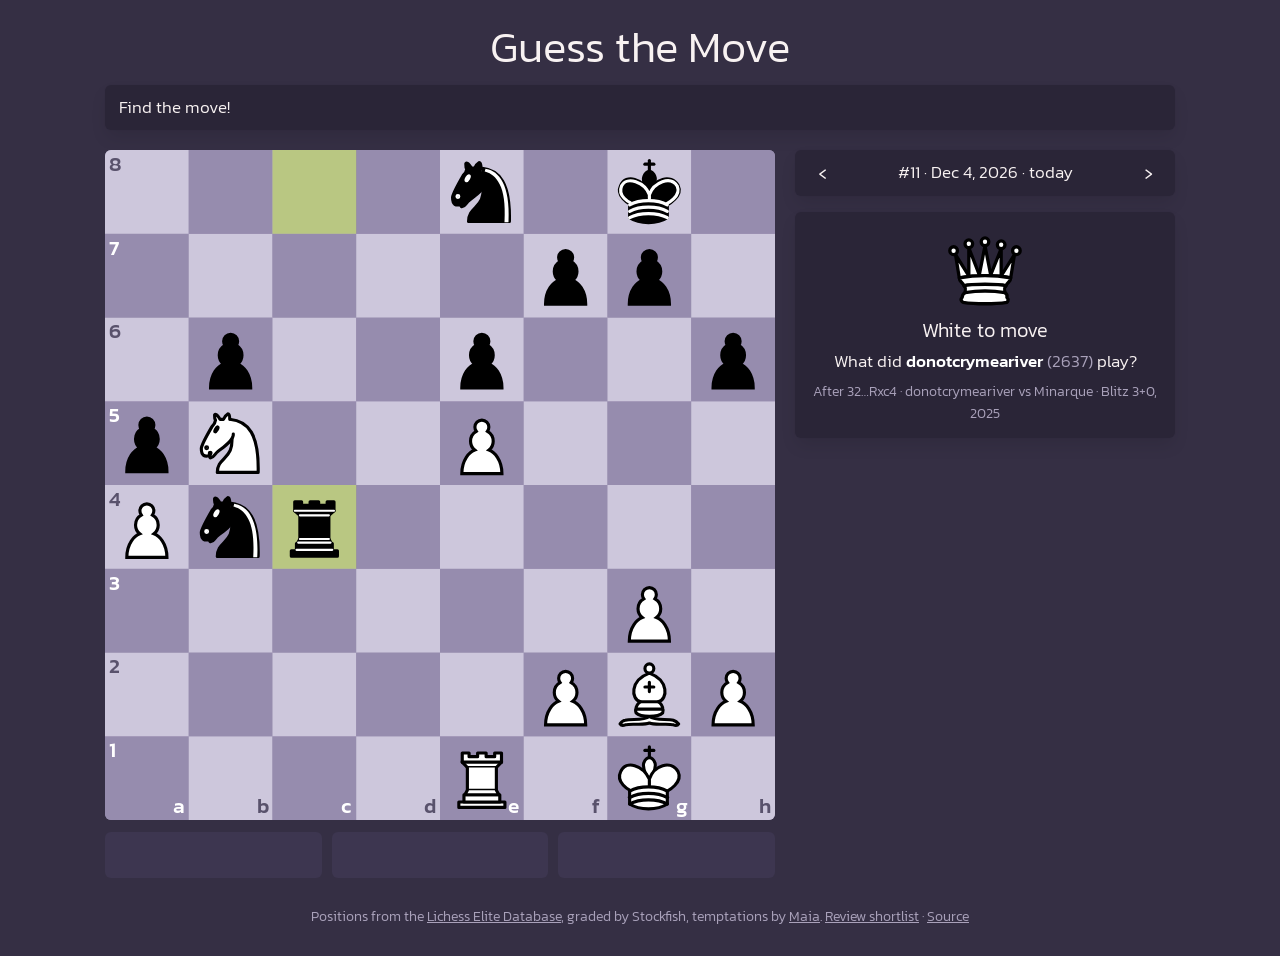
<file: site/index.html>
<!doctype html>
<html lang="en">
<head>
  <meta charset="utf-8">
  <meta name="viewport" content="width=device-width, initial-scale=1">
  <title>Guess the Move</title>
  <meta name="description" content="A daily chess position from a real strong game. Find the move that was played.">
  <link rel="icon" href="data:image/svg+xml,<svg xmlns='http://www.w3.org/2000/svg' viewBox='0 0 100 100'><text y='.9em' font-size='90'>♞</text></svg>">
  <link rel="preconnect" href="https://fonts.googleapis.com">
  <link rel="preconnect" href="https://fonts.gstatic.com" crossorigin>
  <link rel="stylesheet" href="https://fonts.googleapis.com/css2?family=Kanit:wght@300;500&display=swap">
  <link rel="stylesheet" href="vendor/cm-chessboard/assets/chessboard.css">
  <link rel="stylesheet" href="vendor/cm-chessboard/assets/extensions/markers/markers.css">
  <link rel="stylesheet" href="vendor/cm-chessboard/assets/extensions/arrows/arrows.css">
  <link rel="stylesheet" href="vendor/cm-chessboard/assets/extensions/promotion-dialog/promotion-dialog.css">
  <link rel="stylesheet" href="style.css">
</head>
<body>
  <header class="header">
    <h1 class="site-name"><a href="./">Guess the Move</a></h1>
  </header>

  <main class="layout">
    <div class="panel status" aria-live="polite">
      <span id="feedback" class="feedback">Loading…</span>
    </div>

    <section class="board-col">
      <div class="board-wrap">
        <div id="board"></div>
      </div>
      <div id="tries" class="tries"></div>
    </section>

    <aside class="sidebar">
      <nav class="panel day-nav">
        <button id="prev" class="icon-btn" aria-label="Previous puzzle">‹</button>
        <span id="day-label">…</span>
        <button id="next" class="icon-btn" aria-label="Next puzzle">›</button>
      </nav>

      <div class="panel to-move">
        <svg id="to-move-piece" class="to-move-piece" viewBox="0 0 40 40" aria-hidden="true"><use href=""></use></svg>
        <div class="to-move-text">
          <p id="prompt-main" class="to-move-side"></p>
          <p id="prompt-sub" class="to-move-sub"></p>
          <p id="prompt-game" class="to-move-game"></p>
        </div>
      </div>

      <div id="hint-panel" class="panel hint-panel" hidden>
        <p id="hint" class="hint"></p>
      </div>

      <section id="reveal" class="reveal" hidden></section>
    </aside>
  </main>

  <footer class="foot">
    <p>Positions from the <a href="https://database.nikonoel.fr/">Lichess Elite Database</a>, graded by Stockfish, temptations by <a href="https://maiachess.com">Maia</a>.
      <a href="review.html">Review shortlist</a> · <a href="https://github.com/catchouli/guess-the-move">Source</a></p>
  </footer>

  <script type="module" src="app.js"></script>
</body>
</html>
</file>
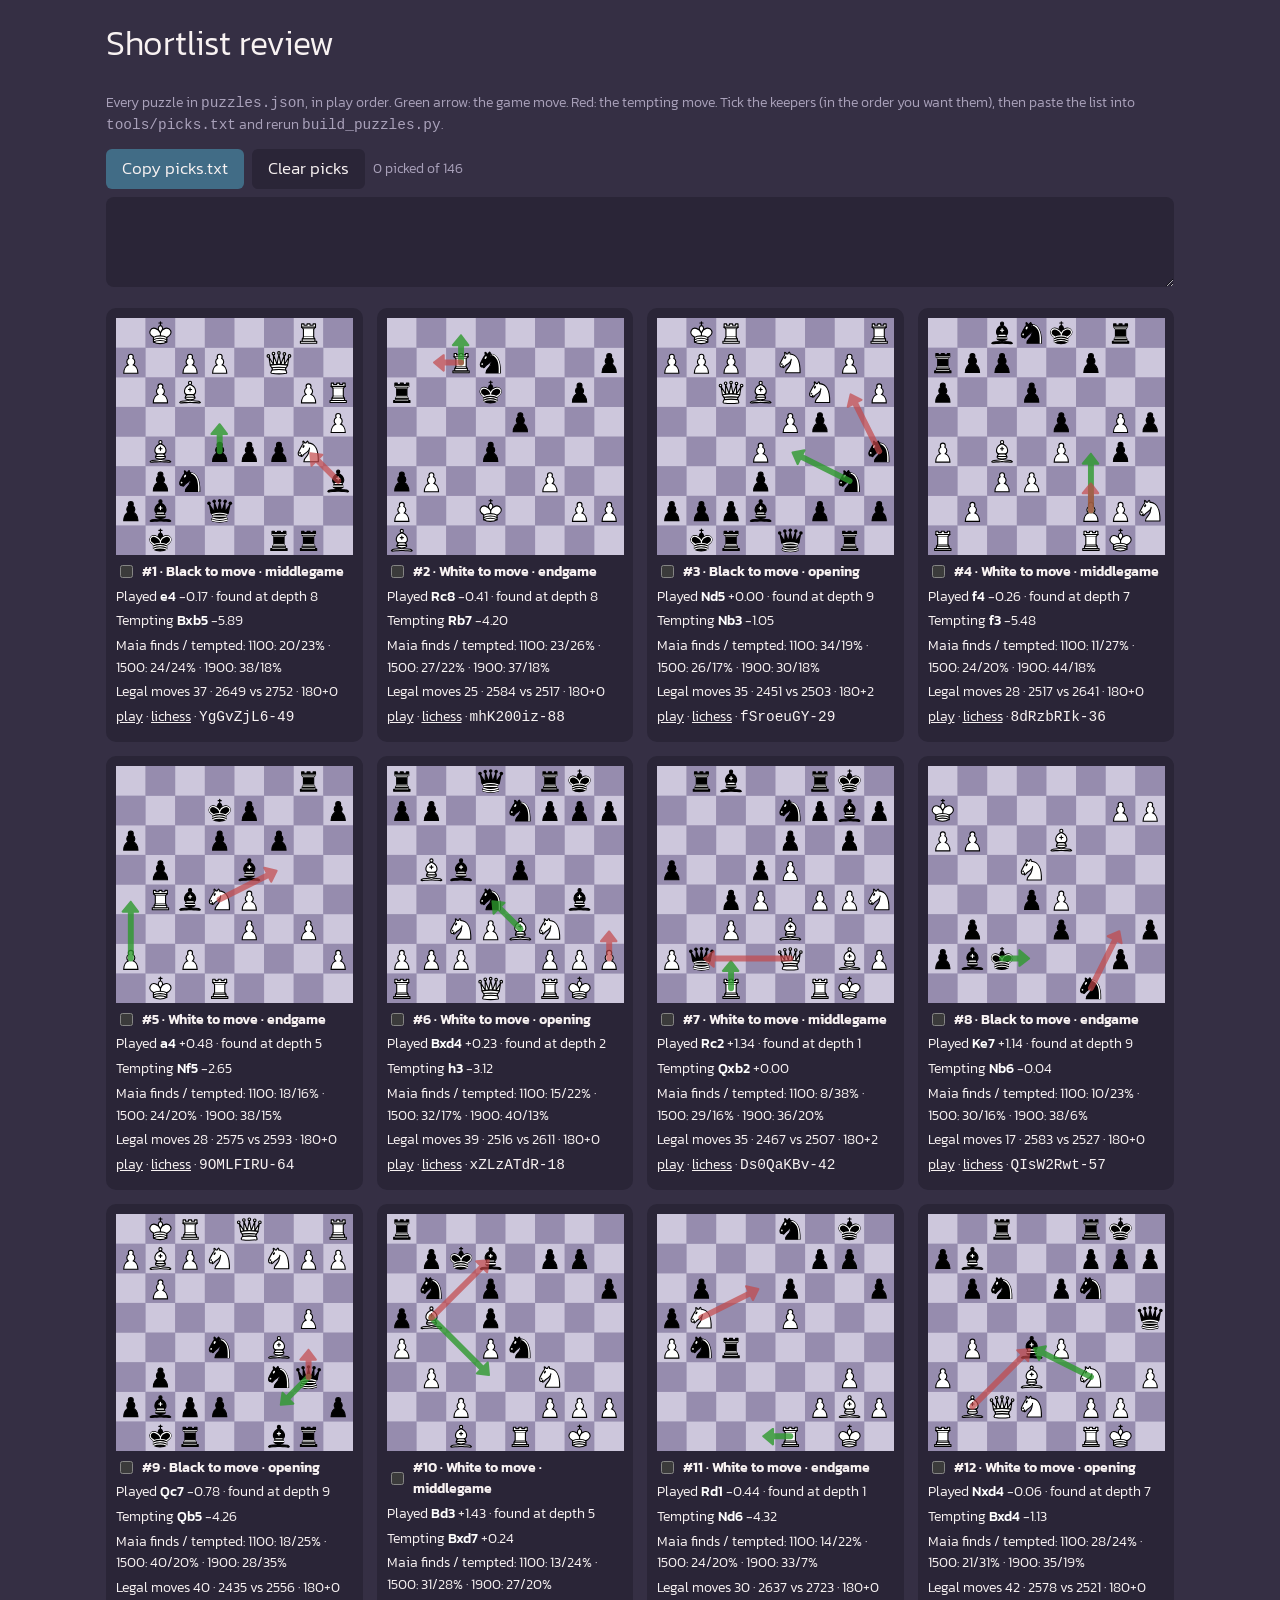
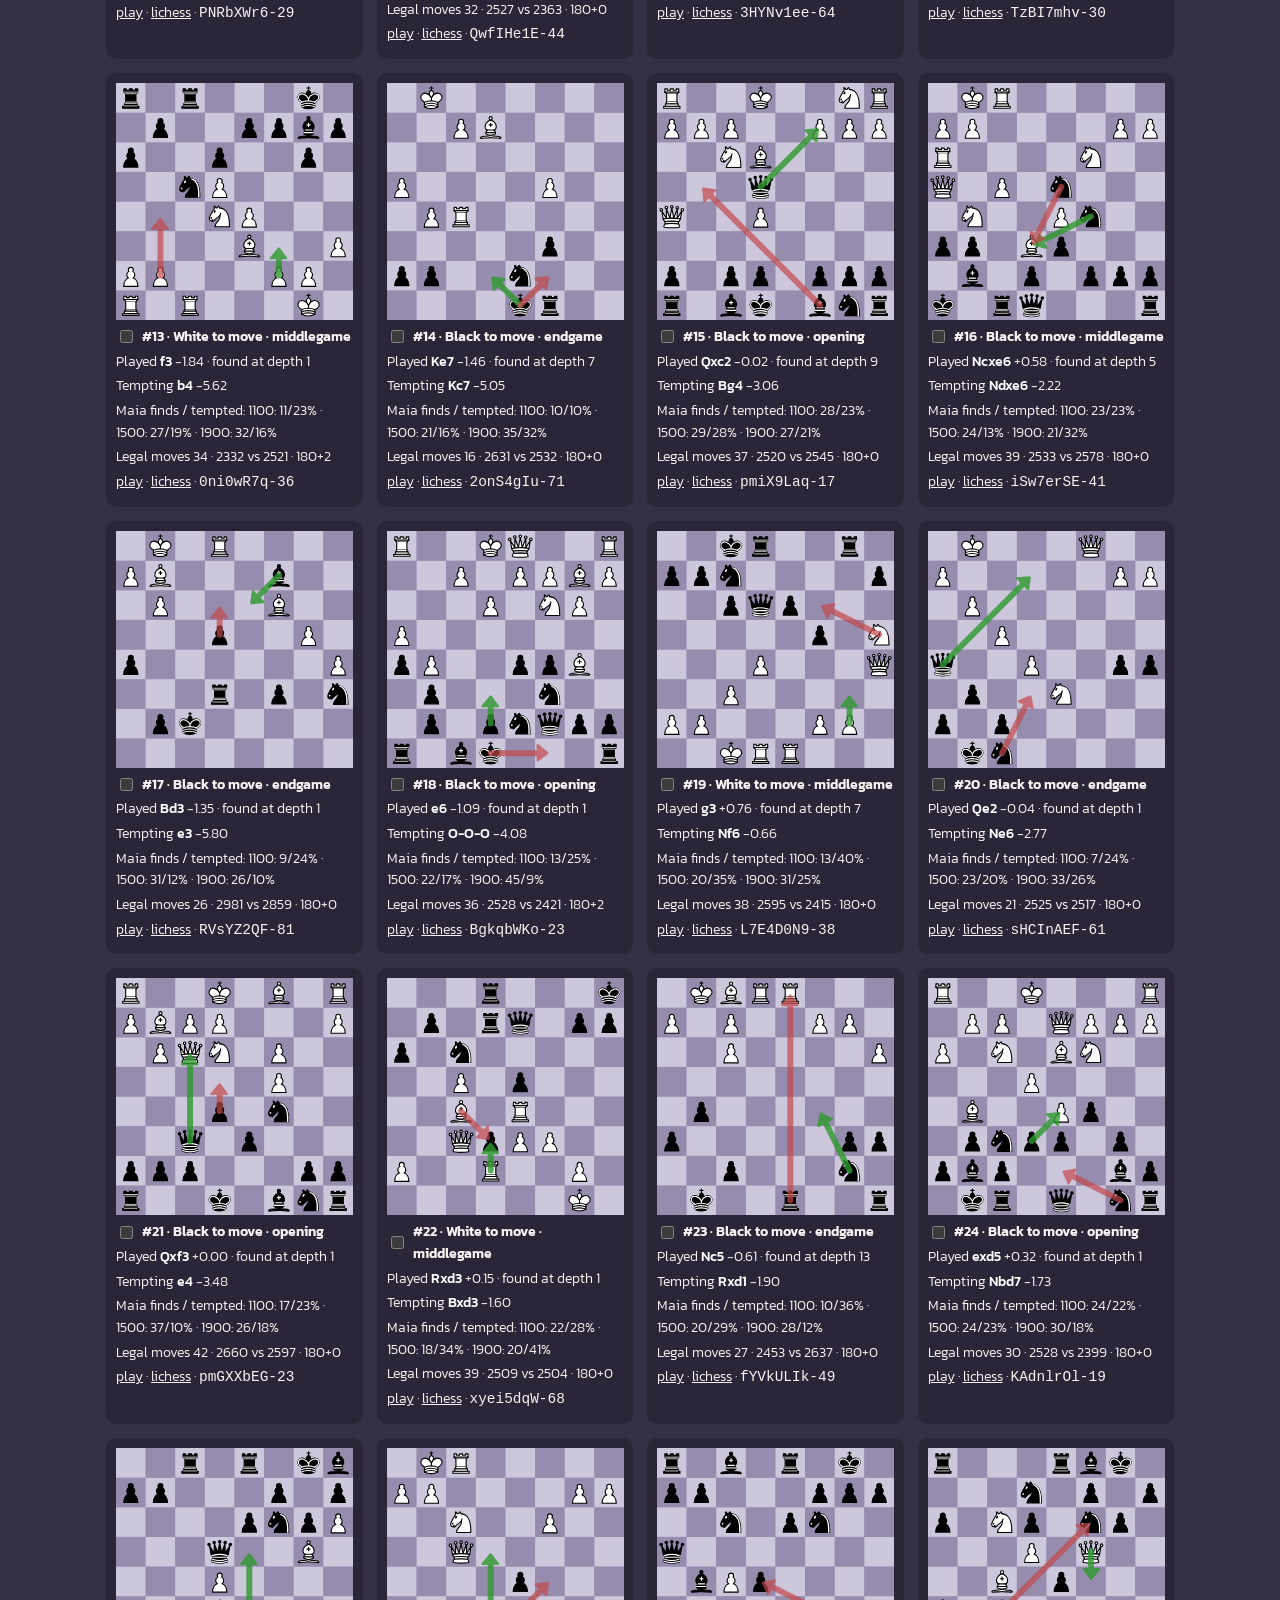
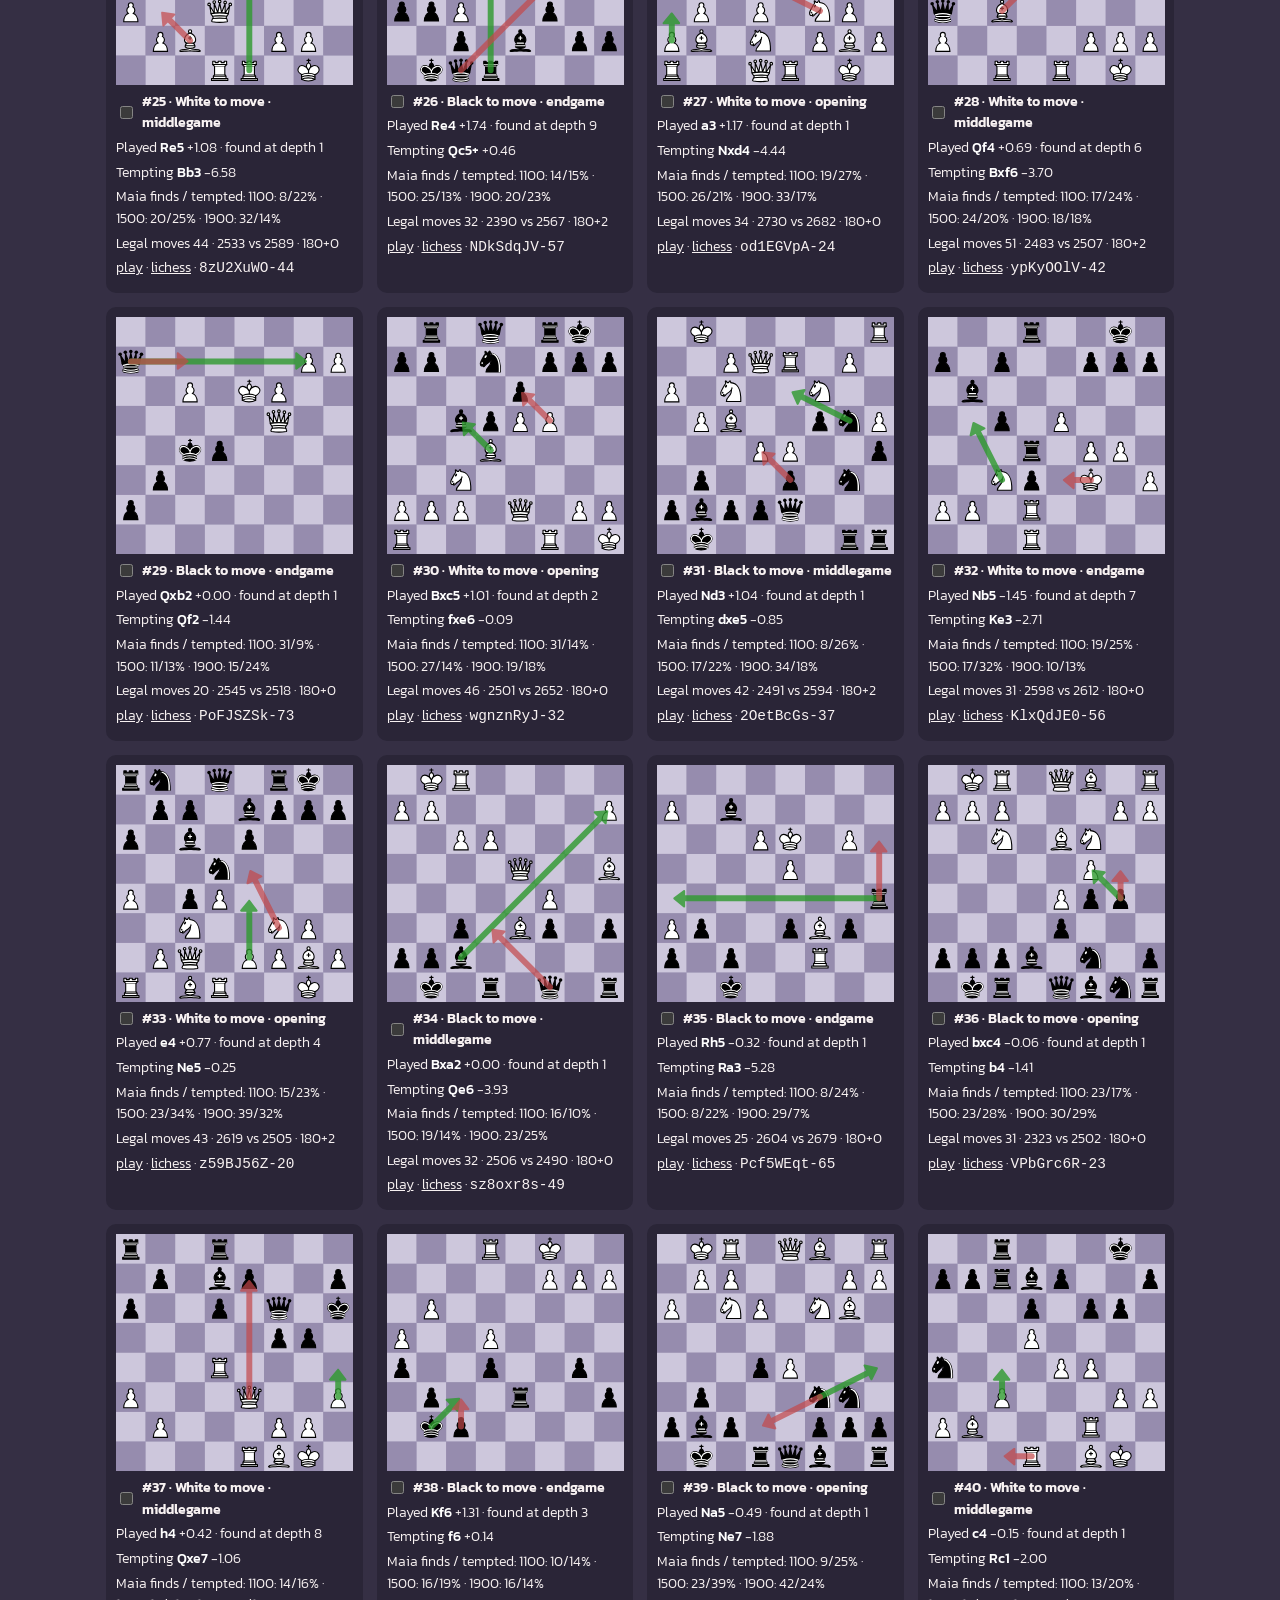
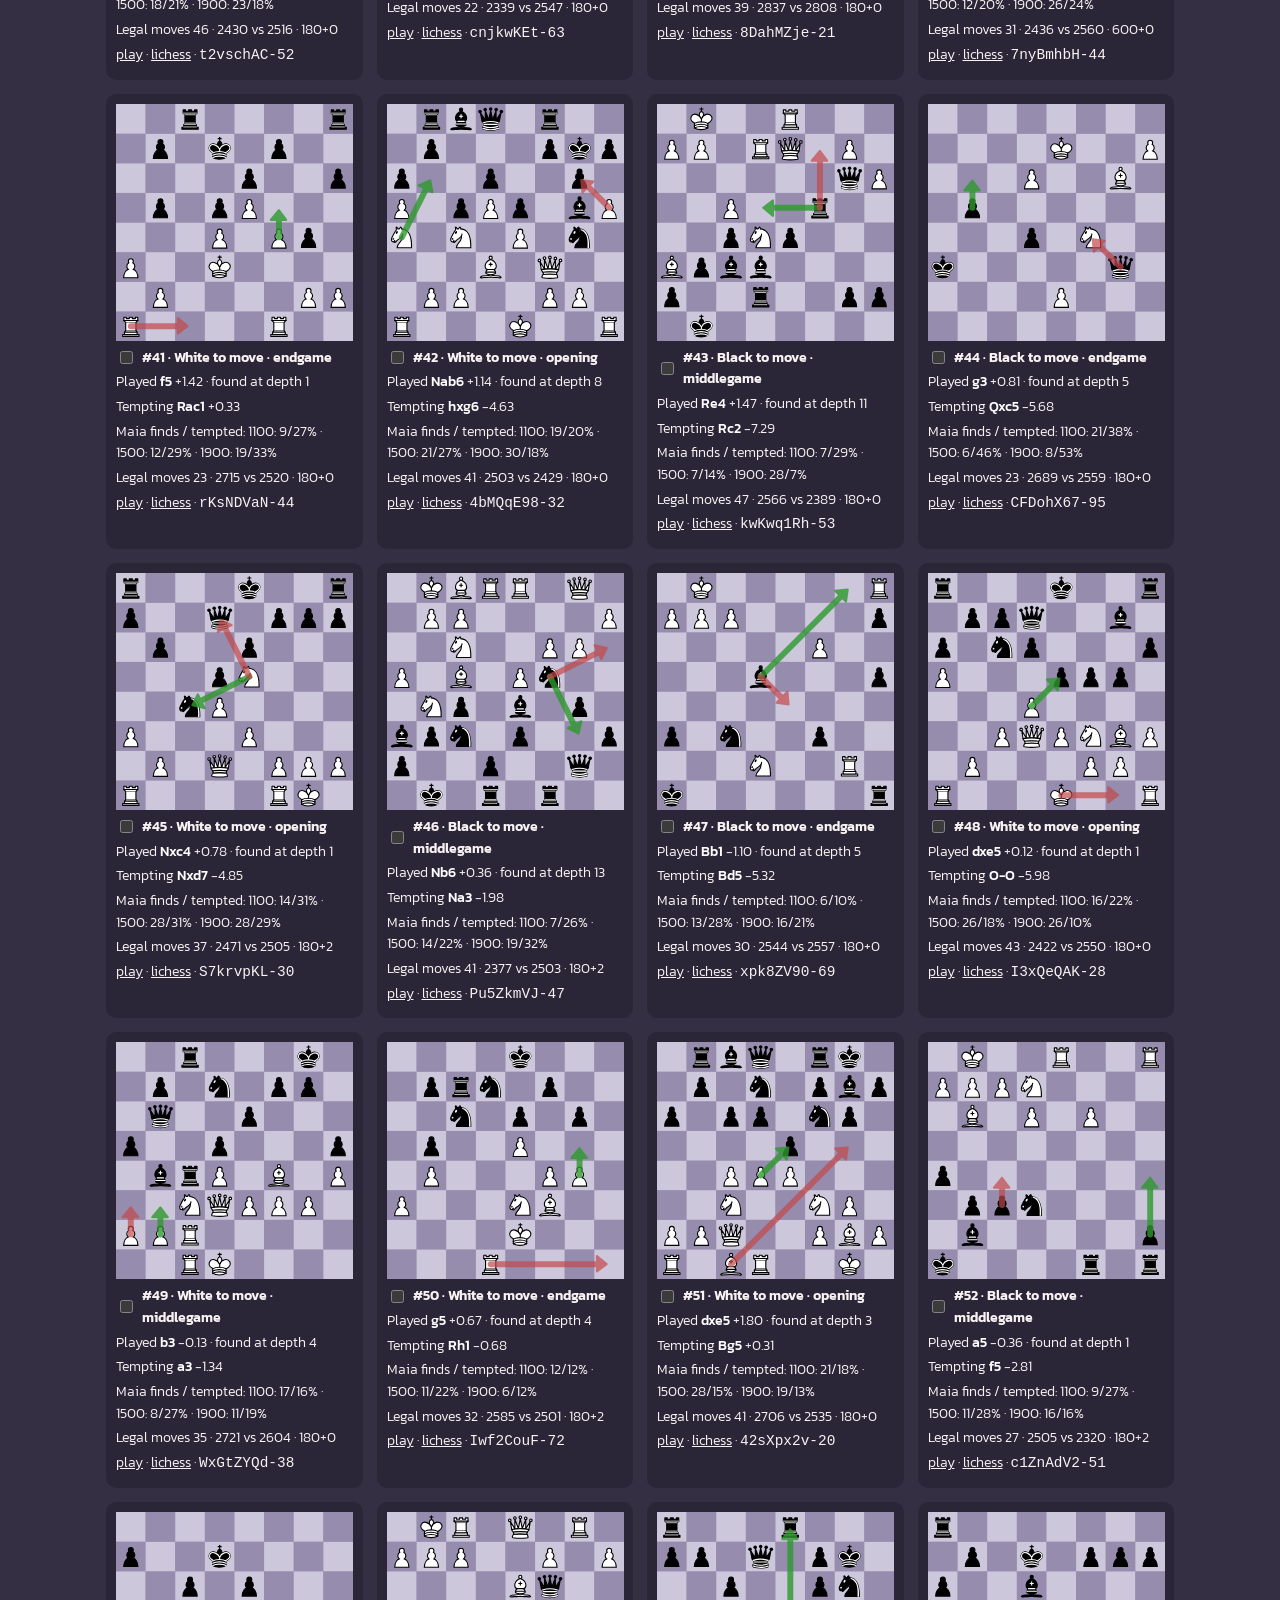
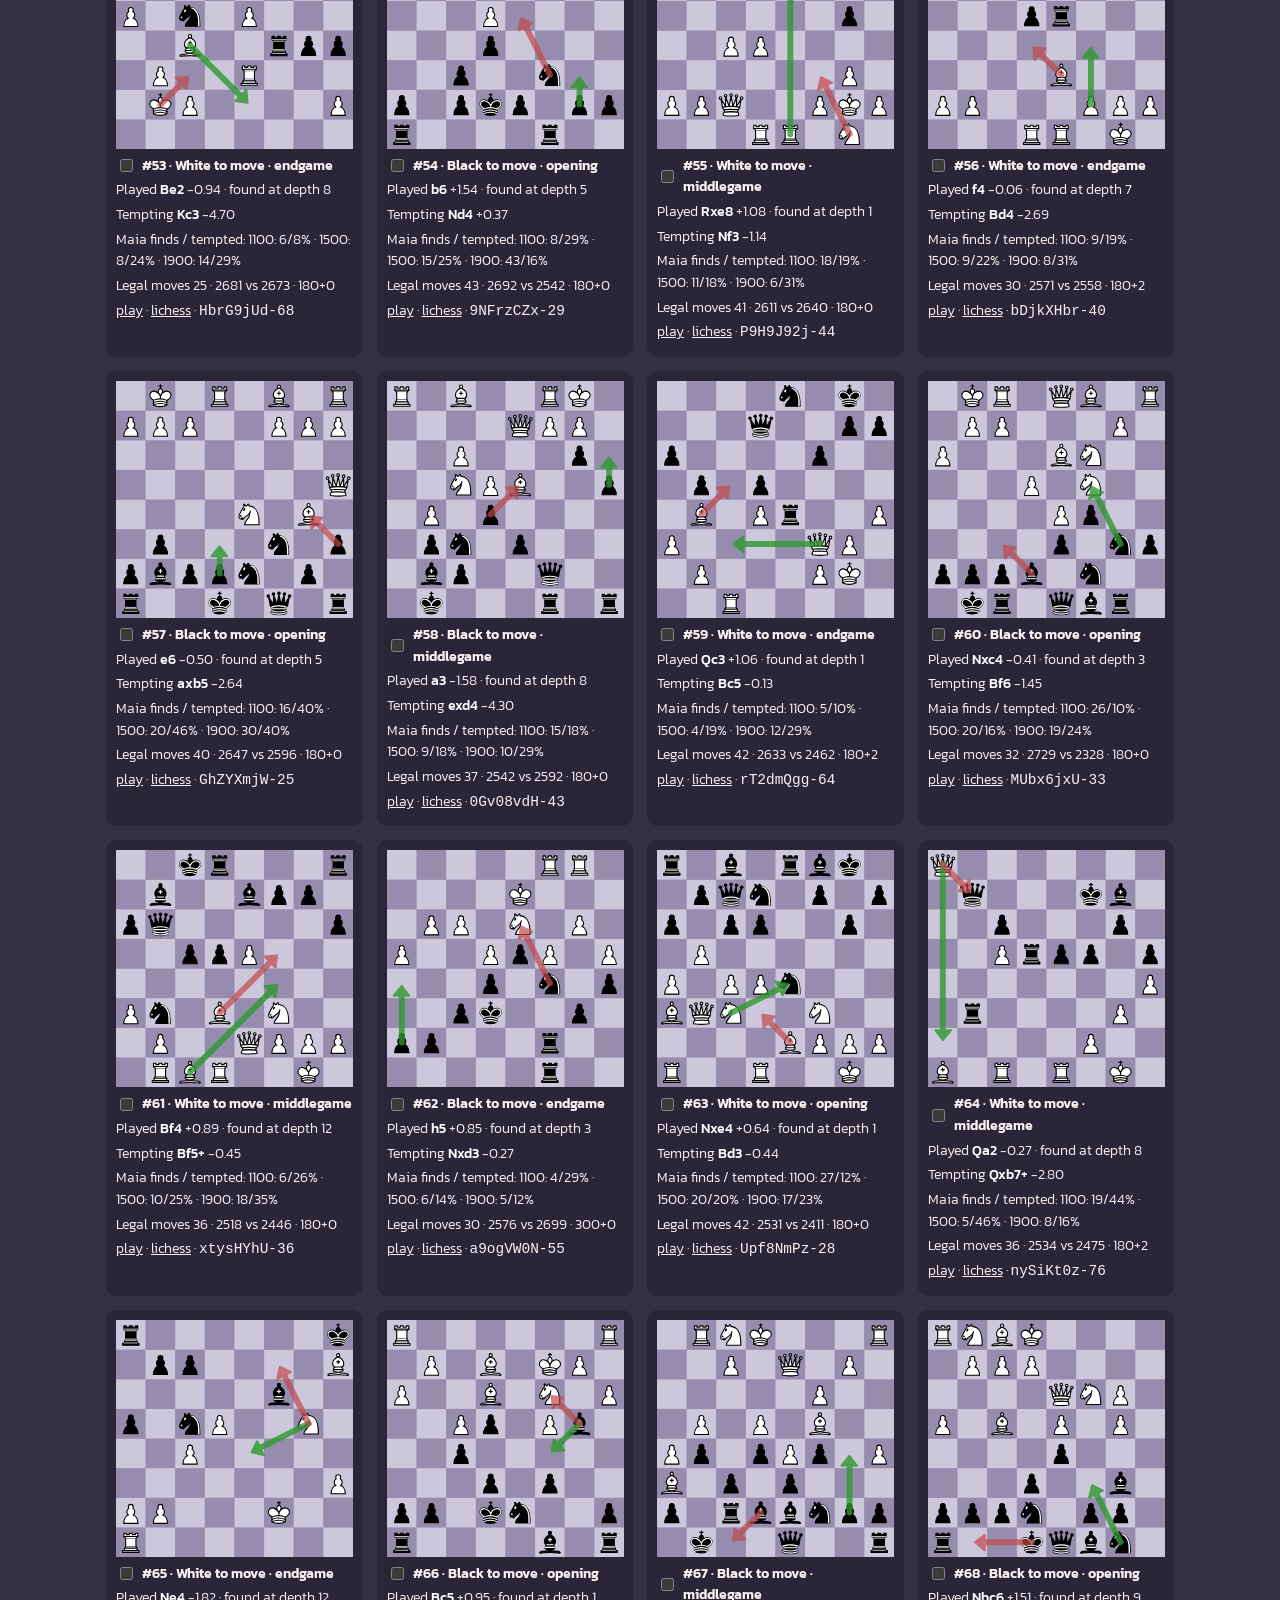
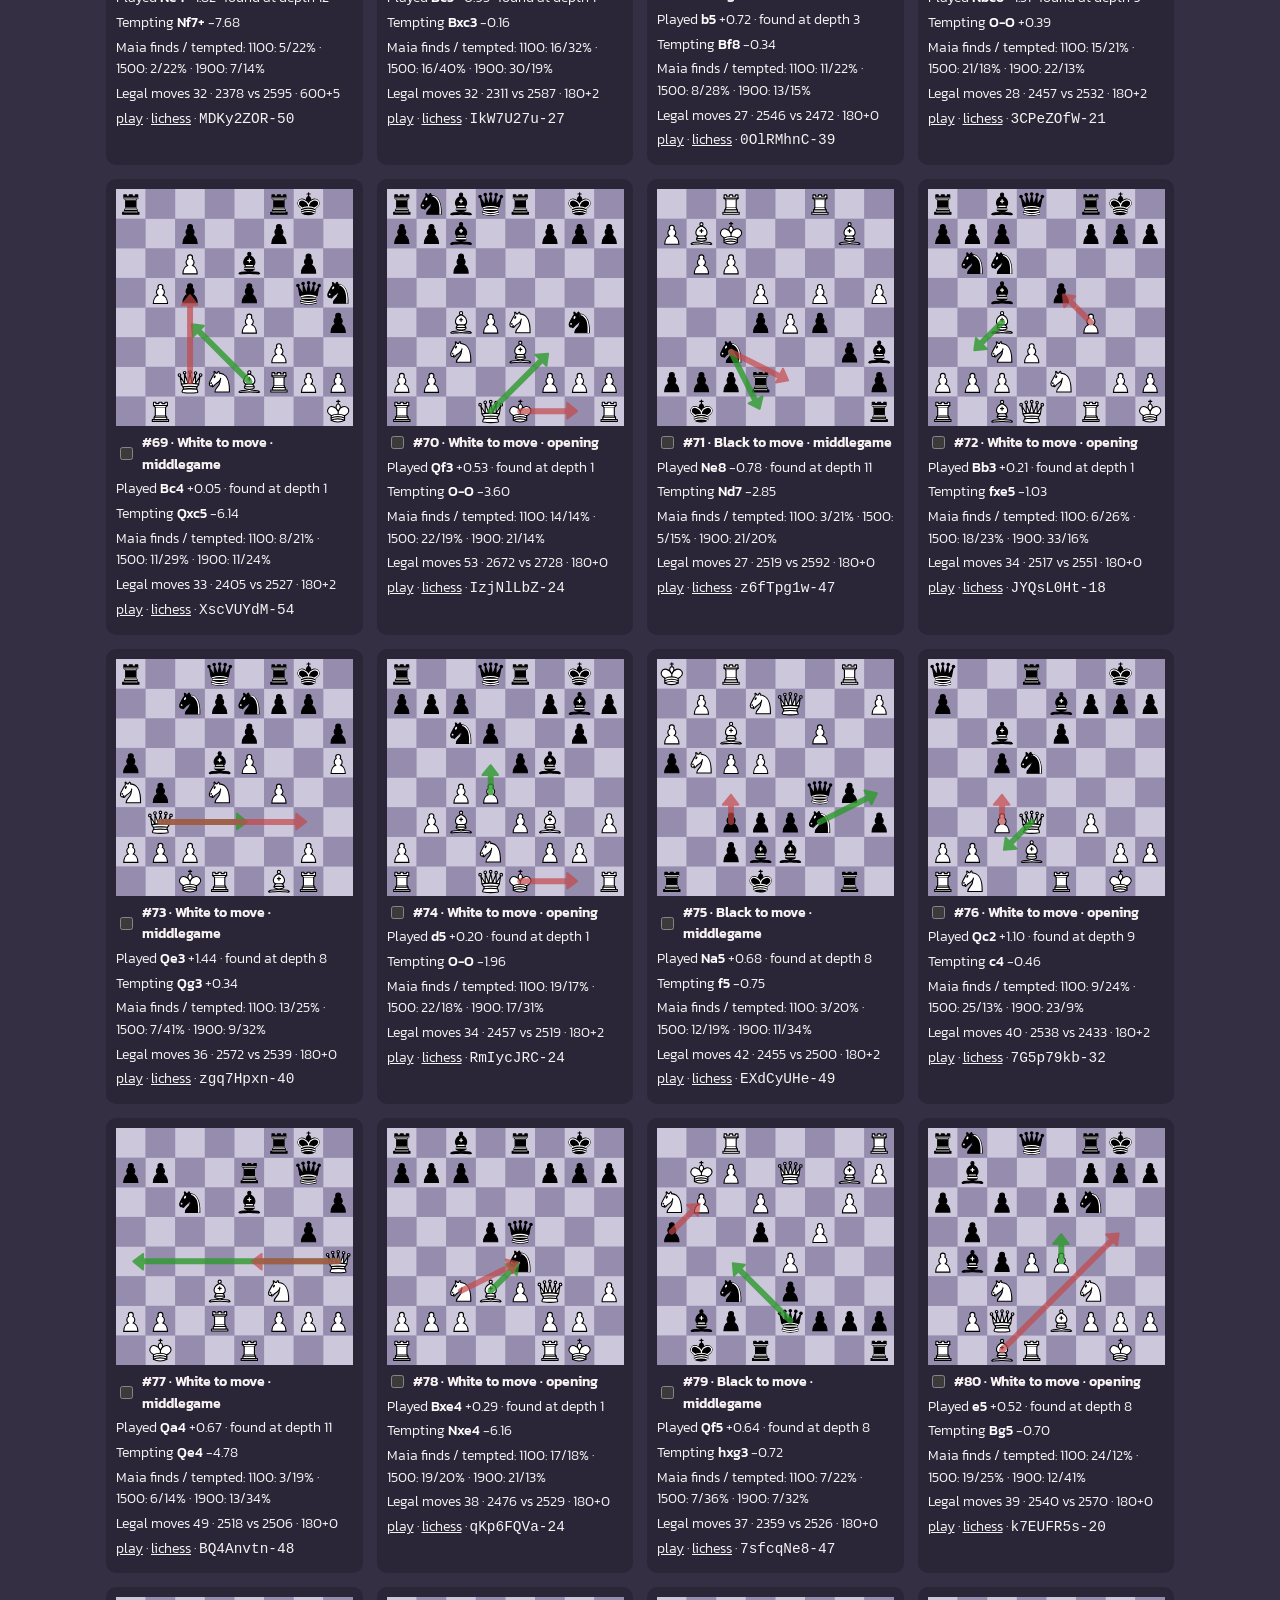
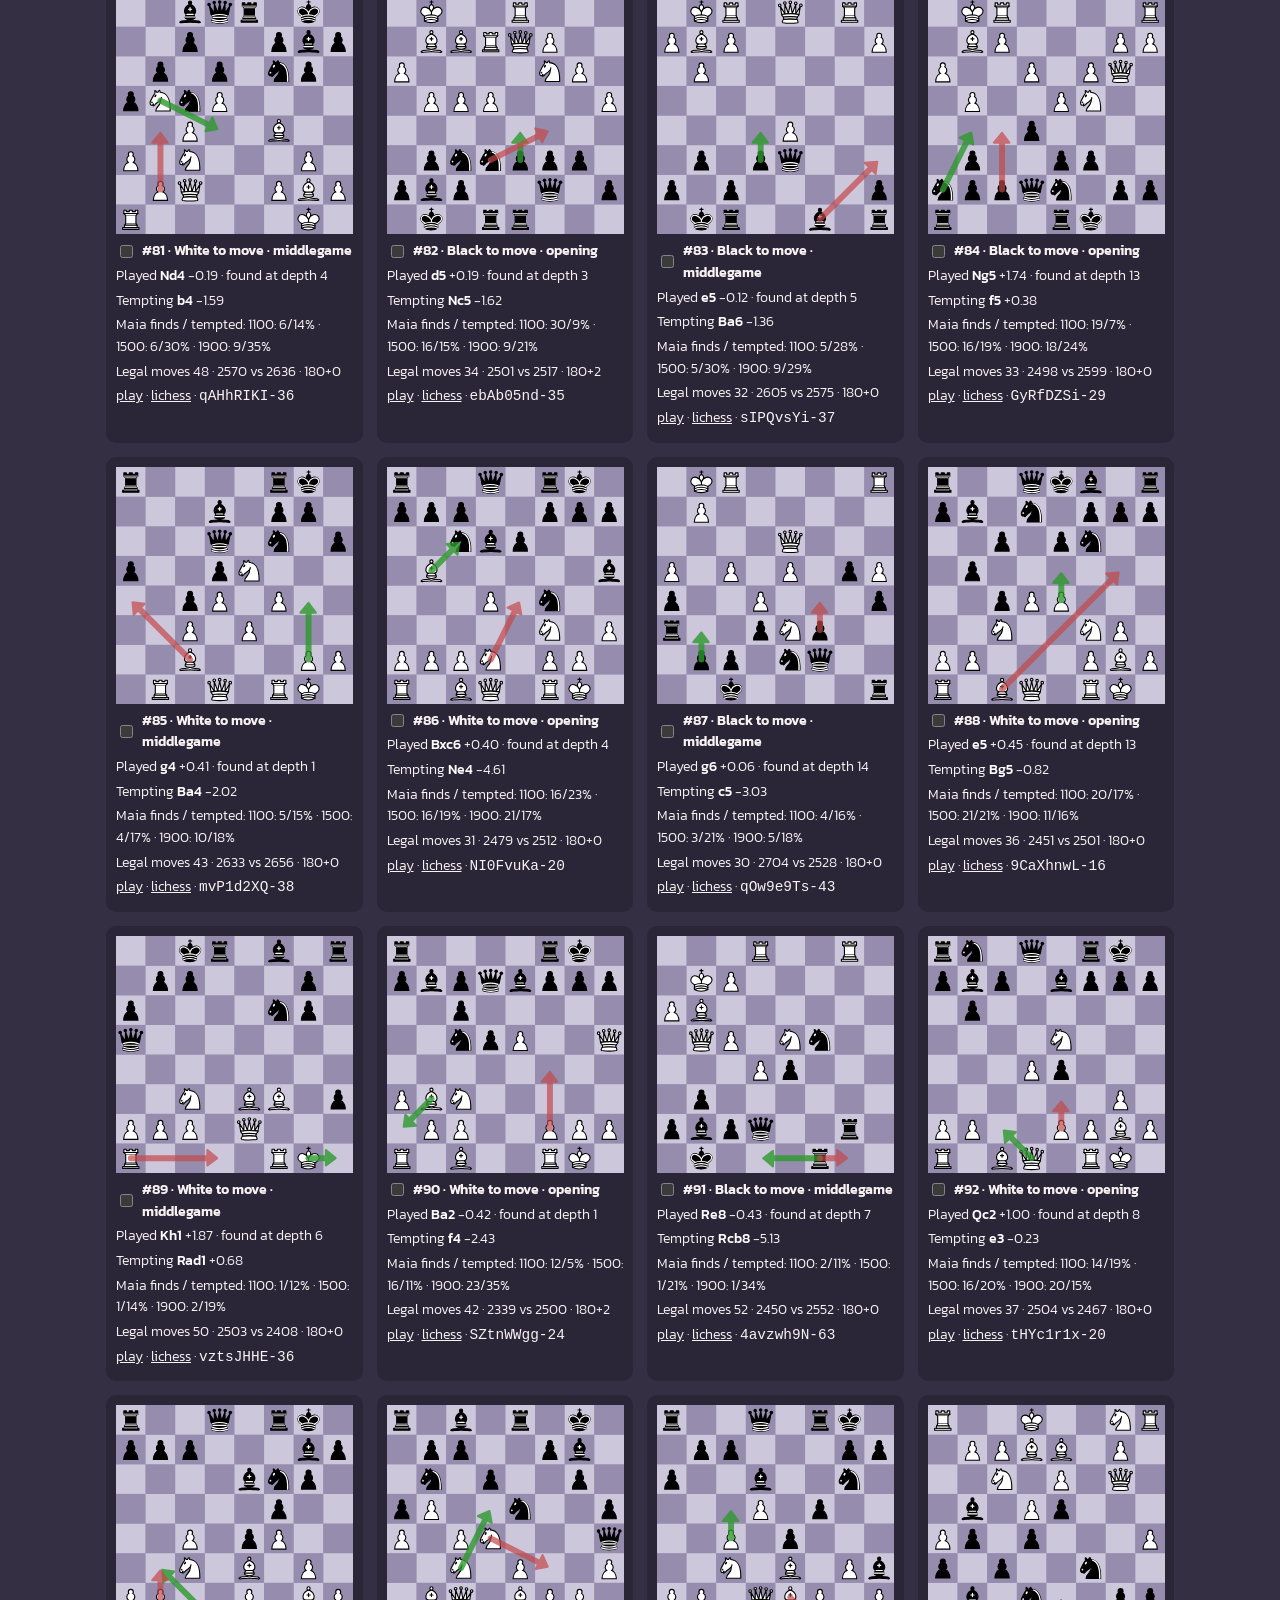
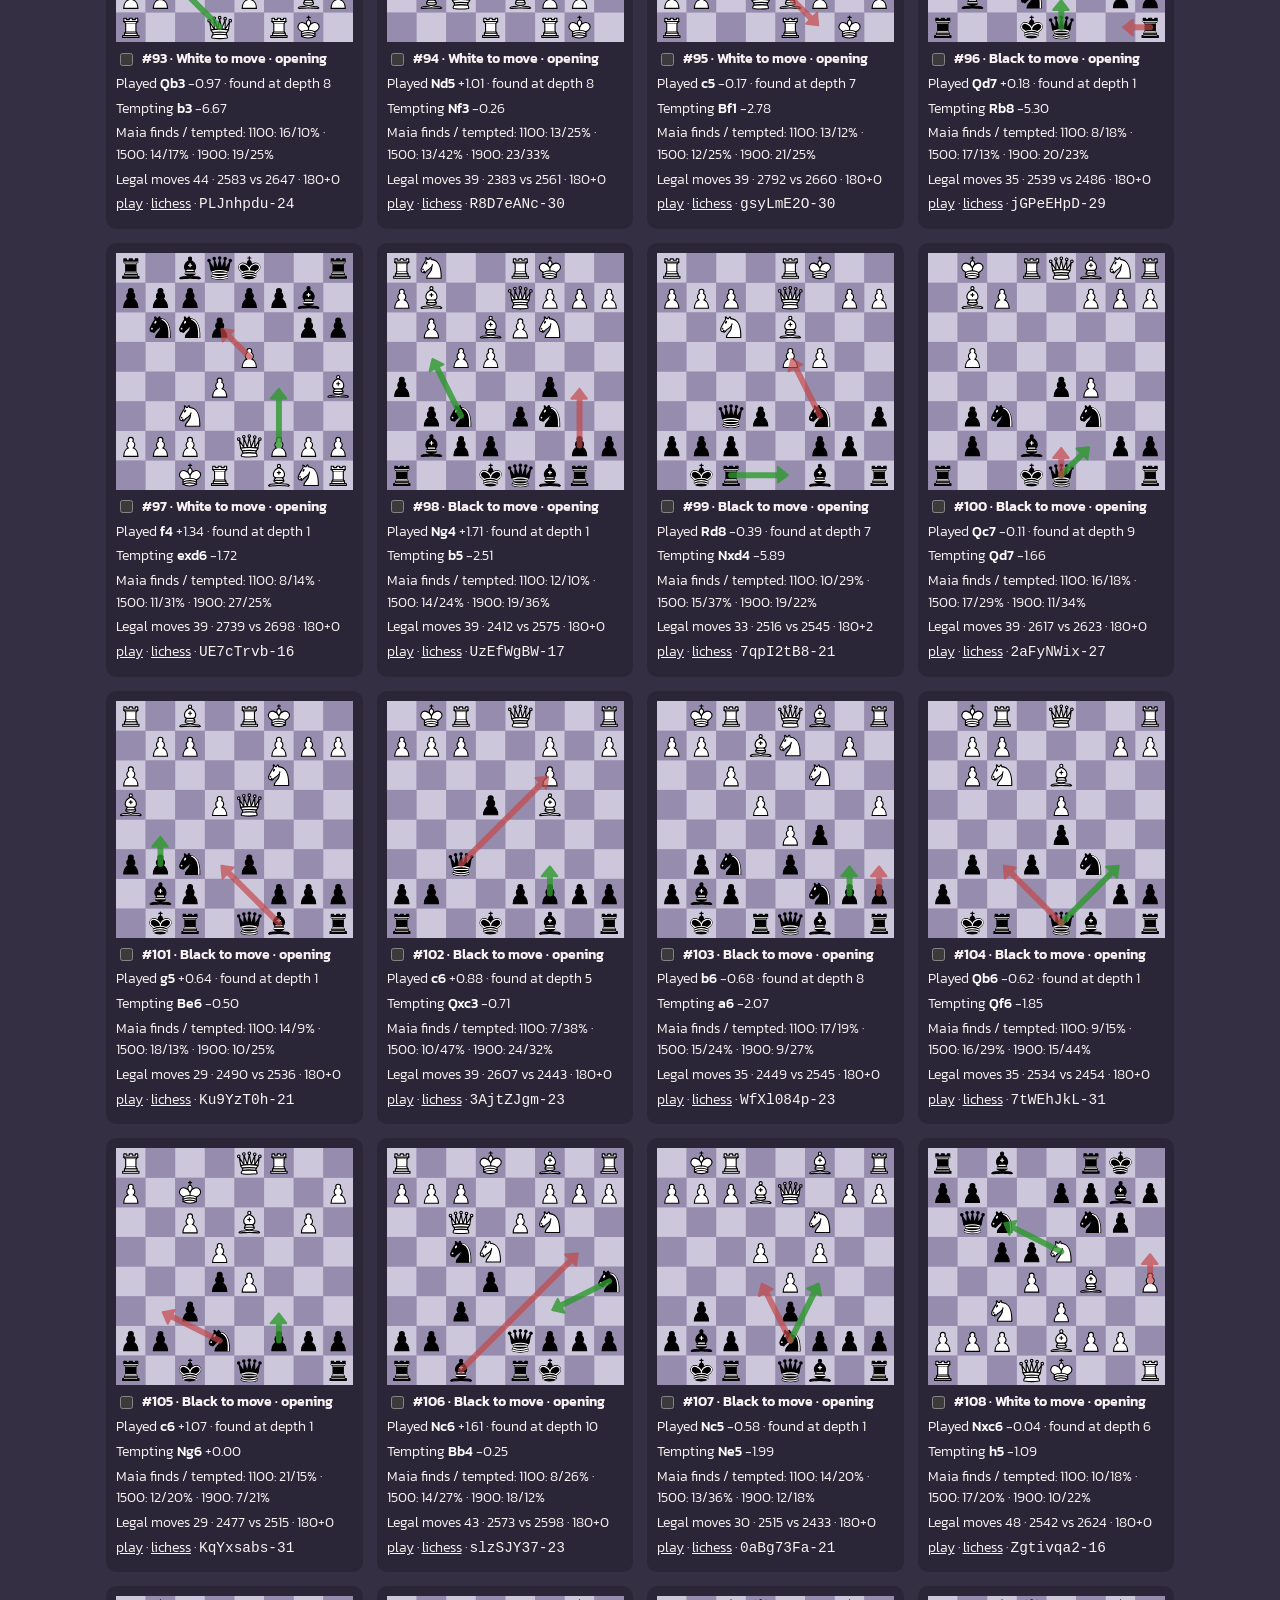
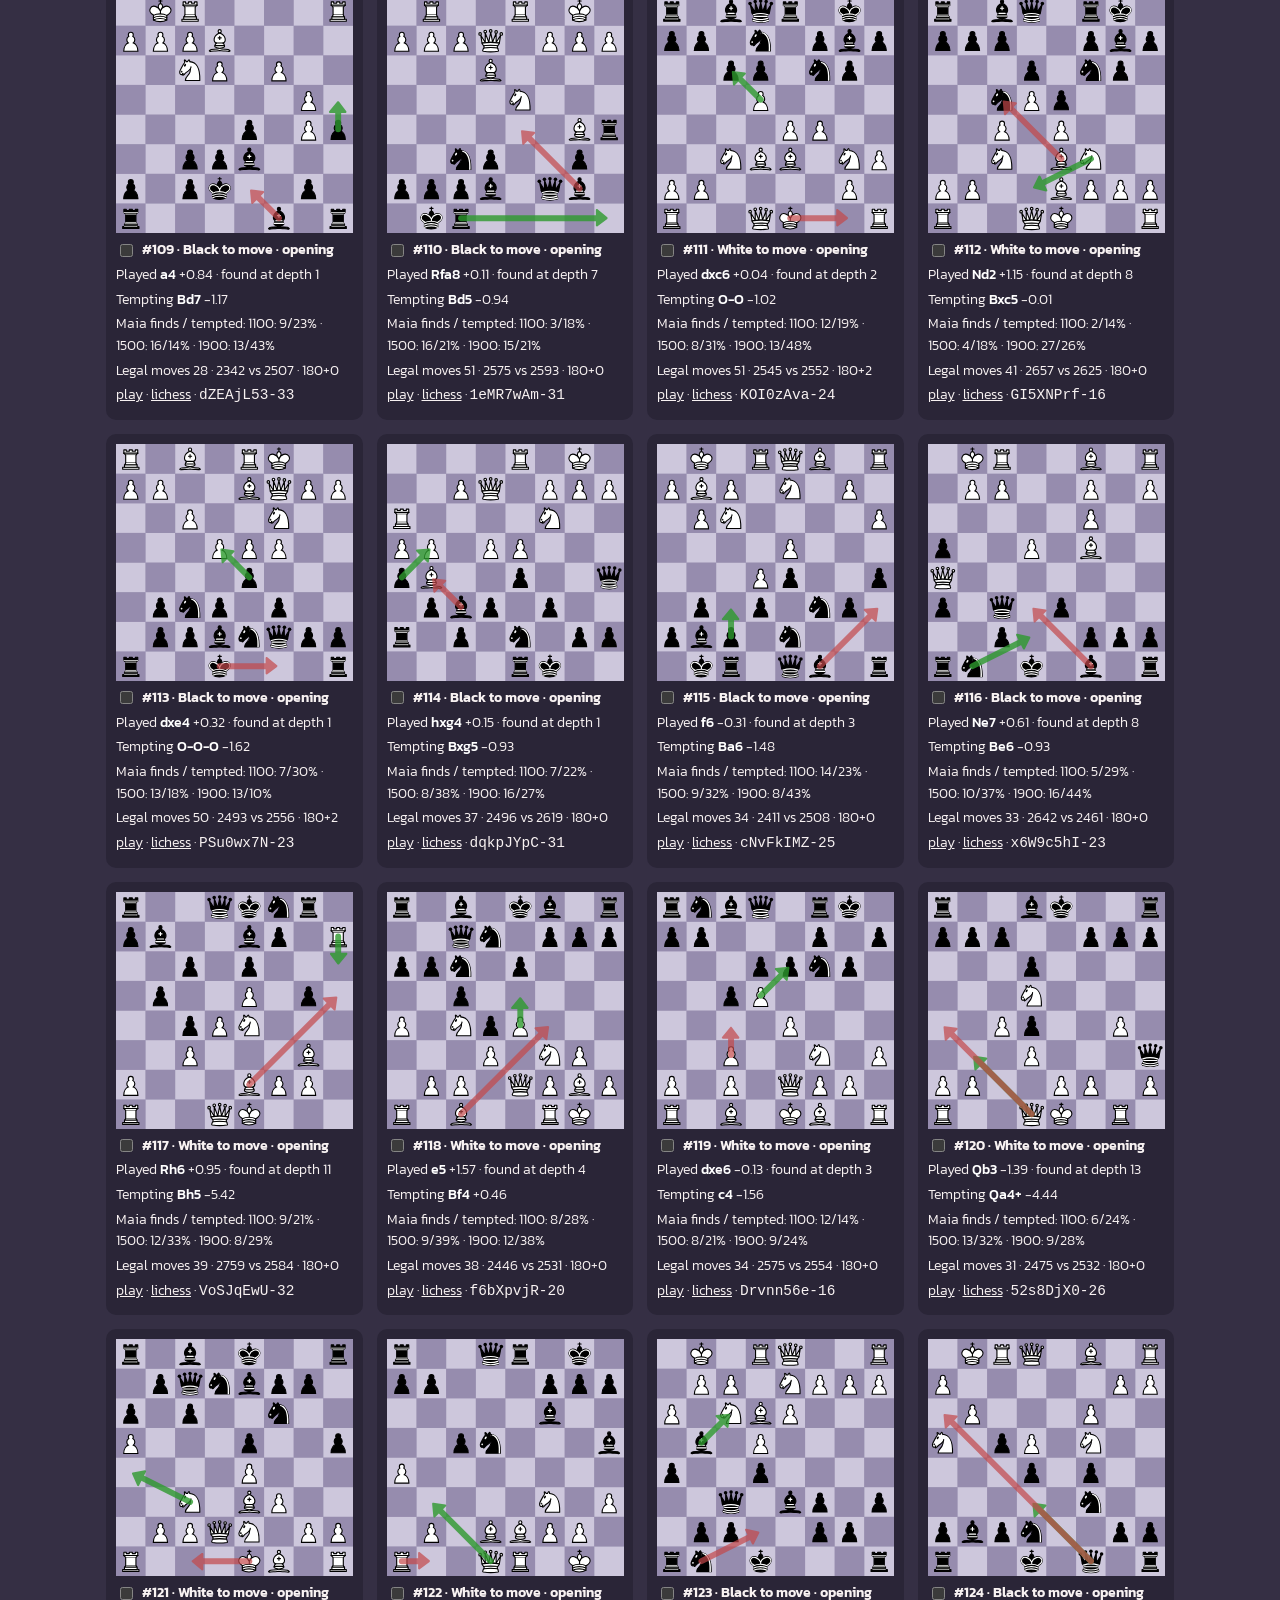
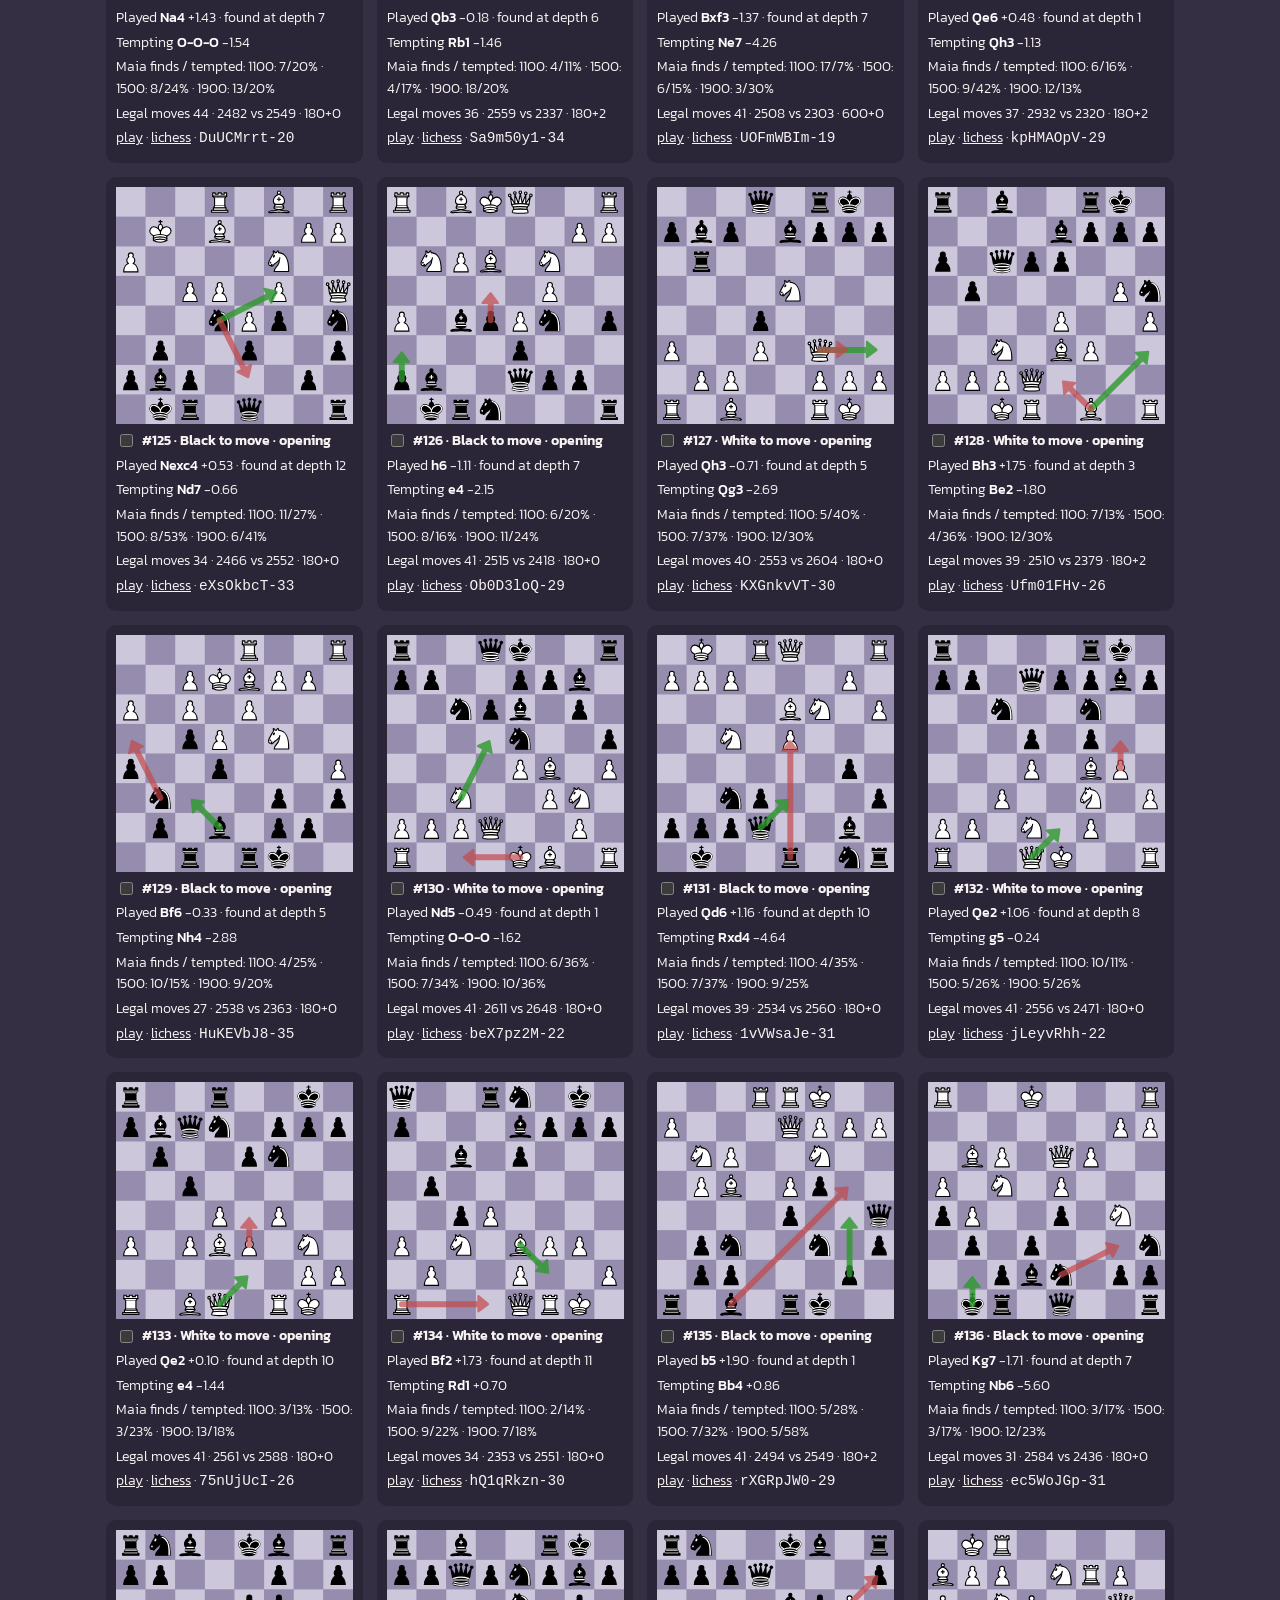
<file: site/review.html>
<!doctype html>
<html lang="en">
<head>
  <meta charset="utf-8">
  <meta name="viewport" content="width=device-width, initial-scale=1">
  <title>Shortlist Review</title>
  <link rel="stylesheet" href="https://fonts.googleapis.com/css2?family=Kanit:wght@300;500&display=swap">
  <link rel="stylesheet" href="vendor/cm-chessboard/assets/chessboard.css">
  <link rel="stylesheet" href="vendor/cm-chessboard/assets/extensions/arrows/arrows.css">
  <link rel="stylesheet" href="style.css">
  <style>
    main { max-width: 1100px; margin: 0 auto; padding: 0 16px; }
    .grid { display: grid; grid-template-columns: repeat(auto-fill, minmax(240px, 1fr)); gap: 14px; margin-top: 14px; }
    .item { background: var(--panel); border-radius: 10px; padding: 10px; font-size: 0.85rem; }
    .item.picked { outline: 3px solid var(--t-move); }
    .item .mini { width: 100%; margin-bottom: 6px; }
    .item p { margin: 3px 0; }
    .item label { display: flex; gap: 6px; align-items: center; font-weight: 600; cursor: pointer; }
    .bar { display: flex; gap: 8px; flex-wrap: wrap; align-items: center; margin-top: 12px; }
    .legend { color: var(--muted); font-size: 0.85rem; }
    textarea { width: 100%; height: 90px; border: 0 !important; padding: 8px; margin-top: 8px; font-family: ui-monospace, Menlo, monospace; background: var(--panel); color: var(--text); border-radius: 8px; }
  </style>
</head>
<body>
  <main>
    <h1 style="margin-top:18px;font-weight:300">Shortlist review</h1>
    <p class="legend">Every puzzle in <code>puzzles.json</code>, in play order. Green arrow: the game move. Red: the tempting move.
      Tick the keepers (in the order you want them), then paste the list into <code>tools/picks.txt</code> and rerun <code>build_puzzles.py</code>.</p>
    <div class="bar">
      <button class="btn primary" id="copy">Copy picks.txt</button>
      <button class="btn" id="clear">Clear picks</button>
      <span id="count" class="legend"></span>
    </div>
    <textarea id="out" readonly></textarea>
    <div class="grid" id="grid"></div>
  </main>
  <script type="module">
    import {Chessboard, COLOR, BORDER_TYPE} from "./vendor/cm-chessboard/Chessboard.js"
    import {Arrows, ARROW_TYPE} from "./vendor/cm-chessboard/extensions/arrows/Arrows.js"

    const KEY = "gtm:review:picks"
    let picks = []
    try { picks = JSON.parse(localStorage.getItem(KEY) || "[]") } catch {}
    const esc = s => String(s).replace(/[&<>"']/g, c => ({"&": "&amp;", "<": "&lt;", ">": "&gt;", '"': "&quot;", "'": "&#39;"}[c]))
    const ev = cp => (cp >= 0 ? "+" : "") + (cp / 100).toFixed(2)

    const {puzzles} = await (await fetch("puzzles.json")).json()
    const grid = document.getElementById("grid")
    puzzles.forEach((p, i) => {
      const el = document.createElement("div")
      el.className = "item"
      el.dataset.id = p.id
      const side = p.fen.split(" ")[1] === "w" ? "White" : "Black"
      el.innerHTML = `
        <div class="mini"></div>
        <label><input type="checkbox"> #${i + 1} · ${side} to move · ${p.phase}</label>
        <p>Played <b>${esc(p.played.san)}</b> ${ev(p.played.cp)} · found at depth ${p.foundDepth}</p>
        <p>Tempting <b>${esc(p.tempting.san)}</b> ${ev(p.tempting.cp)} ${p.maia ? "" : `(top at d${p.tempting.depths.join(",")})`}</p>
        ${p.maia ? `<p>Maia finds / tempted: ${Object.entries(p.maia).map(([l, v]) => `${l}: ${Math.round(v.played * 100)}/${Math.round(v.tempting * 100)}%`).join(" · ")}</p>` : ""}
        <p>Legal moves ${Object.keys(p.moves).length} · ${esc(p.game.whiteElo)} vs ${esc(p.game.blackElo)} · ${esc(p.game.timeControl)}</p>
        <p><a href="index.html?n=${i + 1}">play</a> · <a href="${esc(p.game.url)}#${p.history.length}" target="_blank" rel="noopener">lichess</a> · <code>${esc(p.id)}</code></p>`
      grid.appendChild(el)
      const b = new Chessboard(el.querySelector(".mini"), {
        position: p.fen, orientation: side === "White" ? COLOR.white : COLOR.black,
        assetsUrl: "./vendor/cm-chessboard/assets/",
        style: {cssClass: "gtm", borderType: BORDER_TYPE.none, showCoordinates: false, animationDuration: 0},
        extensions: [{class: Arrows}],
      })
      b.addArrow(ARROW_TYPE.success, p.played.uci.slice(0, 2), p.played.uci.slice(2, 4))
      b.addArrow(ARROW_TYPE.danger, p.tempting.uci.slice(0, 2), p.tempting.uci.slice(2, 4))
      const box = el.querySelector("input")
      box.checked = picks.includes(p.id)
      box.onchange = () => {
        picks = picks.filter(x => x !== p.id)
        if (box.checked) picks.push(p.id)
        render()
      }
    })

    function render() {
      try { localStorage.setItem(KEY, JSON.stringify(picks)) } catch {}
      document.querySelectorAll(".item").forEach(el => el.classList.toggle("picked", picks.includes(el.dataset.id)))
      document.getElementById("out").value = picks.join("\n")
      document.getElementById("count").textContent = `${picks.length} picked of ${puzzles.length}`
    }
    document.getElementById("copy").onclick = () => navigator.clipboard.writeText(picks.join("\n") + "\n")
    document.getElementById("clear").onclick = () => {
      picks = []
      document.querySelectorAll(".item input").forEach(b => b.checked = false)
      render()
    }
    render()
  </script>
</body>
</html>
</file>
<file: site/vendor/cm-chessboard/assets/chessboard.css>
.cm-chessboard .board.input-enabled .square {
  cursor: pointer; }

.cm-chessboard .coordinates, .cm-chessboard .markers-layer, .cm-chessboard .pieces-layer, .cm-chessboard .markers-top-layer {
  pointer-events: none; }

.cm-chessboard-content .list-inline {
  padding-left: 0;
  list-style: none; }

.cm-chessboard-content .list-inline-item {
  display: inline-block; }
  .cm-chessboard-content .list-inline-item:not(:last-child) {
    margin-right: 1rem; }

.cm-chessboard-content .list-inline {
  padding-left: 0;
  list-style: none; }

.cm-chessboard-content .list-inline-item {
  display: inline-block; }
  .cm-chessboard-content .list-inline-item:not(:last-child) {
    margin-right: 1rem; }

.cm-chessboard-accessibility.visually-hidden {
  width: 1px;
  height: 1px;
  padding: 0;
  margin: -1px;
  overflow: hidden;
  clip: rect(0, 0, 0, 0);
  white-space: nowrap;
  border: 0; }

.cm-chessboard-accessibility button:disabled,
.cm-chessboard-accessibility button:disabled:hover {
  opacity: 0.5;
  cursor: not-allowed;
  pointer-events: none; }

.cm-chessboard.default .board .square.white {
  fill: #ecdab9; }

.cm-chessboard.default .board .square.black {
  fill: #c5a076; }

.cm-chessboard.default.border-type-thin .board .border {
  stroke: #c5a076;
  stroke-width: 0.7%;
  fill: #c5a076; }

.cm-chessboard.default.border-type-none .board .border {
  stroke: #c5a076;
  stroke-width: 0;
  fill: #c5a076; }

.cm-chessboard.default.border-type-frame .board .border {
  fill: #ecdab9;
  stroke: none; }

.cm-chessboard.default.border-type-frame .board .border-inner {
  fill: #c5a076;
  stroke: #c5a076;
  stroke-width: 0.7%; }

.cm-chessboard.default .coordinates {
  pointer-events: none;
  user-select: none; }
  .cm-chessboard.default .coordinates .coordinate {
    fill: #b5936d;
    font-size: 7px;
    cursor: default; }
    .cm-chessboard.default .coordinates .coordinate.black {
      fill: #eeddbf; }
    .cm-chessboard.default .coordinates .coordinate.white {
      fill: #b5936d; }

.cm-chessboard.default-contrast .board .square.white {
  fill: #ecdab9; }

.cm-chessboard.default-contrast .board .square.black {
  fill: #c5a076; }

.cm-chessboard.default-contrast.border-type-thin .board .border {
  stroke: #c5a076;
  stroke-width: 0.7%;
  fill: #c5a076; }

.cm-chessboard.default-contrast.border-type-none .board .border {
  stroke: #c5a076;
  stroke-width: 0;
  fill: #c5a076; }

.cm-chessboard.default-contrast.border-type-frame .board .border {
  fill: #ecdab9;
  stroke: none; }

.cm-chessboard.default-contrast.border-type-frame .board .border-inner {
  fill: #c5a076;
  stroke: #c5a076;
  stroke-width: 0.7%; }

.cm-chessboard.default-contrast .coordinates {
  pointer-events: none;
  user-select: none; }
  .cm-chessboard.default-contrast .coordinates .coordinate {
    fill: #b5936d;
    font-size: 7px;
    cursor: default; }
    .cm-chessboard.default-contrast .coordinates .coordinate.black {
      fill: #333; }
    .cm-chessboard.default-contrast .coordinates .coordinate.white {
      fill: #333; }

.cm-chessboard.green .board .square.white {
  fill: #E0DDCC; }

.cm-chessboard.green .board .square.black {
  fill: #4c946a; }

.cm-chessboard.green.border-type-thin .board .border {
  stroke: #4c946a;
  stroke-width: 0.7%;
  fill: #4c946a; }

.cm-chessboard.green.border-type-none .board .border {
  stroke: #4c946a;
  stroke-width: 0;
  fill: #4c946a; }

.cm-chessboard.green.border-type-frame .board .border {
  fill: #E0DDCC;
  stroke: none; }

.cm-chessboard.green.border-type-frame .board .border-inner {
  fill: #4c946a;
  stroke: #4c946a;
  stroke-width: 0.7%; }

.cm-chessboard.green .coordinates {
  pointer-events: none;
  user-select: none; }
  .cm-chessboard.green .coordinates .coordinate {
    fill: #468862;
    font-size: 7px;
    cursor: default; }
    .cm-chessboard.green .coordinates .coordinate.black {
      fill: #e2e0d0; }
    .cm-chessboard.green .coordinates .coordinate.white {
      fill: #468862; }

.cm-chessboard.blue .board .square.white {
  fill: #d8ecfb; }

.cm-chessboard.blue .board .square.black {
  fill: #86afcf; }

.cm-chessboard.blue.border-type-thin .board .border {
  stroke: #86afcf;
  stroke-width: 0.7%;
  fill: #86afcf; }

.cm-chessboard.blue.border-type-none .board .border {
  stroke: #86afcf;
  stroke-width: 0;
  fill: #86afcf; }

.cm-chessboard.blue.border-type-frame .board .border {
  fill: #d8ecfb;
  stroke: none; }

.cm-chessboard.blue.border-type-frame .board .border-inner {
  fill: #86afcf;
  stroke: #86afcf;
  stroke-width: 0.7%; }

.cm-chessboard.blue .coordinates {
  pointer-events: none;
  user-select: none; }
  .cm-chessboard.blue .coordinates .coordinate {
    fill: #7ba1be;
    font-size: 7px;
    cursor: default; }
    .cm-chessboard.blue .coordinates .coordinate.black {
      fill: #dbeefb; }
    .cm-chessboard.blue .coordinates .coordinate.white {
      fill: #7ba1be; }

.cm-chessboard.chess-club .board .square.white {
  fill: #E6D3B1; }

.cm-chessboard.chess-club .board .square.black {
  fill: #AF6B3F; }

.cm-chessboard.chess-club.border-type-thin .board .border {
  stroke: #692e2b;
  stroke-width: 0.7%;
  fill: #AF6B3F; }

.cm-chessboard.chess-club.border-type-none .board .border {
  stroke: #692e2b;
  stroke-width: 0;
  fill: #AF6B3F; }

.cm-chessboard.chess-club.border-type-frame .board .border {
  fill: #692e2b;
  stroke: none; }

.cm-chessboard.chess-club.border-type-frame .board .border-inner {
  fill: #AF6B3F;
  stroke: #692e2b;
  stroke-width: 0.7%; }

.cm-chessboard.chess-club .coordinates {
  pointer-events: none;
  user-select: none; }
  .cm-chessboard.chess-club .coordinates .coordinate {
    fill: #E6D3B1;
    font-size: 7px;
    cursor: default; }
    .cm-chessboard.chess-club .coordinates .coordinate.black {
      fill: #E6D3B1; }
    .cm-chessboard.chess-club .coordinates .coordinate.white {
      fill: #AF6B3F; }

.cm-chessboard.chessboard-js .board .square.white {
  fill: #f0d9b5; }

.cm-chessboard.chessboard-js .board .square.black {
  fill: #b58863; }

.cm-chessboard.chessboard-js.border-type-thin .board .border {
  stroke: #404040;
  stroke-width: 0.7%;
  fill: #b58863; }

.cm-chessboard.chessboard-js.border-type-none .board .border {
  stroke: #404040;
  stroke-width: 0;
  fill: #b58863; }

.cm-chessboard.chessboard-js.border-type-frame .board .border {
  fill: #f0d9b5;
  stroke: none; }

.cm-chessboard.chessboard-js.border-type-frame .board .border-inner {
  fill: #b58863;
  stroke: #404040;
  stroke-width: 0.7%; }

.cm-chessboard.chessboard-js .coordinates {
  pointer-events: none;
  user-select: none; }
  .cm-chessboard.chessboard-js .coordinates .coordinate {
    fill: #404040;
    font-size: 7px;
    cursor: default; }
    .cm-chessboard.chessboard-js .coordinates .coordinate.black {
      fill: #f0d9b5; }
    .cm-chessboard.chessboard-js .coordinates .coordinate.white {
      fill: #b58863; }

.cm-chessboard.black-and-white .board .square.white {
  fill: #ffffff; }

.cm-chessboard.black-and-white .board .square.black {
  fill: #9c9c9c; }

.cm-chessboard.black-and-white.border-type-thin .board .border {
  stroke: #9c9c9c;
  stroke-width: 0.7%;
  fill: #9c9c9c; }

.cm-chessboard.black-and-white.border-type-none .board .border {
  stroke: #9c9c9c;
  stroke-width: 0;
  fill: #9c9c9c; }

.cm-chessboard.black-and-white.border-type-frame .board .border {
  fill: #ffffff;
  stroke: none; }

.cm-chessboard.black-and-white.border-type-frame .board .border-inner {
  fill: #9c9c9c;
  stroke: #9c9c9c;
  stroke-width: 0.7%; }

.cm-chessboard.black-and-white .coordinates {
  pointer-events: none;
  user-select: none; }
  .cm-chessboard.black-and-white .coordinates .coordinate {
    fill: #909090;
    font-size: 7px;
    cursor: default; }
    .cm-chessboard.black-and-white .coordinates .coordinate.black {
      fill: white; }
    .cm-chessboard.black-and-white .coordinates .coordinate.white {
      fill: #909090; }

/* Keyboard focus indicator for accessibility */
.cm-chessboard .keyboard-focus-indicator .keyboard-focus {
  fill: none;
  stroke: #0066cc;
  stroke-width: 3px;
  pointer-events: none; }

.cm-chessboard .keyboard-focus-indicator .keyboard-from-square {
  fill: rgba(0, 102, 204, 0.3);
  stroke: #0066cc;
  stroke-width: 2px;
  pointer-events: none; }

/* High contrast focus indicator */
.cm-chessboard:focus {
  outline: 2px solid #0066cc;
  outline-offset: 2px; }

/*# sourceMappingURL=chessboard.css.map */
</file>
<file: site/vendor/cm-chessboard/assets/extensions/markers/markers.css>
.cm-chessboard .markers {
  pointer-events: none;
}
.cm-chessboard .markers .marker.marker-frame {
  stroke: black;
  stroke-width: 1.8px;
  opacity: 0.5;
}
.cm-chessboard .markers .marker.marker-frame-primary, .cm-chessboard .markers .marker.marker-frame-info {
  stroke: blue;
  stroke-width: 1.8px;
  opacity: 0.4;
}
.cm-chessboard .markers .marker.marker-frame-danger {
  stroke: red;
  stroke-width: 1.8px;
  opacity: 0.4;
}
.cm-chessboard .markers .marker.marker-frame-warning {
  stroke: orange;
  stroke-width: 1.8px;
  opacity: 0.4;
}
.cm-chessboard .markers .marker.marker-circle {
  stroke: black;
  stroke-width: 3px;
  opacity: 0.3;
}
.cm-chessboard .markers .marker.marker-circle-primary {
  stroke: blue;
  stroke-width: 3px;
  opacity: 0.4;
}
.cm-chessboard .markers .marker.marker-circle-info {
  stroke: blue;
  stroke-width: 3px;
  opacity: 0.4;
}
.cm-chessboard .markers .marker.marker-circle-info-filled {
  stroke: blue;
  fill: blue;
  stroke-width: 3px;
  opacity: 0.4;
}
.cm-chessboard .markers .marker.marker-circle-danger {
  stroke: red;
  stroke-width: 3px;
  opacity: 0.4;
}
.cm-chessboard .markers .marker.marker-circle-danger-filled {
  stroke: red;
  fill: red;
  stroke-width: 3px;
  opacity: 0.4;
}
.cm-chessboard .markers .marker.marker-circle-warning {
  stroke: orange;
  stroke-width: 3px;
  opacity: 0.4;
}
.cm-chessboard .markers .marker.marker-circle-warning-filled {
  stroke: orange;
  fill: orange;
  stroke-width: 3px;
  opacity: 0.4;
}
.cm-chessboard .markers .marker.marker-circle-success {
  stroke: green;
  stroke-width: 3px;
  opacity: 0.4;
}
.cm-chessboard .markers .marker.marker-circle-success-filled {
  stroke: green;
  fill: green;
  stroke-width: 3px;
  opacity: 0.4;
}
.cm-chessboard .markers .marker.marker-square {
  fill: black;
  opacity: 0.11;
}
.cm-chessboard .markers .marker.marker-dot {
  fill: black;
  opacity: 0.2;
}
.cm-chessboard .markers .marker.marker-bevel {
  fill: black;
  opacity: 0.2;
}

/*# sourceMappingURL=markers.css.map */
</file>
<file: site/vendor/cm-chessboard/assets/extensions/arrows/arrows.css>
.cm-chessboard .arrow-warning .arrow-head {
  fill: orange;
  fill-rule: nonzero;
}
.cm-chessboard .arrow-warning .arrow-line {
  stroke: orange;
  stroke-linecap: round;
  opacity: 0.6;
}
.cm-chessboard .arrow-danger .arrow-head {
  fill: red;
  fill-rule: nonzero;
}
.cm-chessboard .arrow-danger .arrow-line {
  stroke: red;
  stroke-linecap: round;
  opacity: 0.5;
}
.cm-chessboard .arrow-success .arrow-head {
  fill: green;
  fill-rule: nonzero;
}
.cm-chessboard .arrow-success .arrow-line {
  stroke: green;
  stroke-linecap: round;
  opacity: 0.5;
}
.cm-chessboard .arrow-info .arrow-head {
  fill: blue;
  fill-rule: nonzero;
}
.cm-chessboard .arrow-info .arrow-line {
  stroke: blue;
  stroke-linecap: round;
  opacity: 0.4;
}
.cm-chessboard .arrow-secondary .arrow-head {
  fill: #666;
  fill-rule: nonzero;
}
.cm-chessboard .arrow-secondary .arrow-line {
  stroke: #666;
  stroke-linecap: butt;
  opacity: 0.5;
}

/*# sourceMappingURL=arrows.css.map */
</file>
<file: site/vendor/cm-chessboard/assets/extensions/promotion-dialog/promotion-dialog.css>
svg.cm-chessboard .promotion-dialog-group rect, svg.cm-chessboard .promotion-dialog-group g[data-piece] {
  animation: fade-in 0.25s ease-in;
}
svg.cm-chessboard .promotion-dialog-group .promotion-dialog {
  fill: white;
  fill-opacity: 0.7;
  stroke: rgba(0, 0, 0, 0.4);
}
svg.cm-chessboard .promotion-dialog-group .promotion-dialog-button-group {
  outline: none;
}
svg.cm-chessboard .promotion-dialog-group .promotion-dialog-button-group:focus .promotion-dialog-button {
  stroke: rgba(0, 0, 0, 0.3);
  stroke-width: 1px;
}
svg.cm-chessboard .promotion-dialog-group .promotion-dialog-button {
  fill: transparent;
  cursor: pointer;
  outline: none;
}
svg.cm-chessboard .promotion-dialog-group .promotion-dialog-button:hover {
  fill: rgba(0, 0, 0, 0.2);
}
svg.cm-chessboard .promotion-dialog-group .piece {
  pointer-events: none;
}

@keyframes fade-in {
  0% {
    opacity: 0;
  }
  100% {
    opacity: 1;
  }
}

/*# sourceMappingURL=promotion-dialog.css.map */
</file>
<file: site/style.css>
/* Colours from cat.bio and better_tactics */
:root {
  --bg: #352f44;
  --panel: #2a2537;
  --panel-hover: #1d1a26;
  --text: rgb(248, 242, 242);
  --muted: #a9a1ba;
  --accent: rgb(253, 151, 31);
  --button: #416c86;
  --sq-light: #cdc7dc;
  --sq-dark: #968cae;
  --coord-on-light: rgba(60, 52, 80, 0.8);
  --coord-on-dark: #ffffff;
  --last-move: rgba(155, 199, 0, 0.41);
  --t-move: #269326;
  --t-excellent: #b7881a;
  --t-good: #a8622a;
  --t-mistake: #8e3b3d;
  --t-blunder: #624344;
  --t-empty: #3d3650;
  --arrow-good: #2e9a2e;
  --arrow-bad: #c4484a;
  color-scheme: dark;
}

* { box-sizing: border-box; }

html { -webkit-text-size-adjust: 100%; }

html, body {
  margin: 0;
  background: var(--bg);
  color: var(--text);
  font: 300 17px/1.5 "Kanit", system-ui, sans-serif;
}

a, a:visited { color: var(--text); }

strong, b { font-weight: 500; color: #fff; }

p { margin: 0; }

/* ---------------------------------------------------------- header */

.header {
  text-align: center;
  padding: 22px 16px 14px;
}

.site-name {
  margin: 0;
  font-weight: 300;
  font-size: 2.6rem;
  line-height: 1.1;
}

.site-name a { color: var(--text); text-decoration: none; }

/* ---------------------------------------------------------- layout */

.layout {
  max-width: 1120px;
  margin: 0 auto;
  padding: 0 16px;
  display: grid;
  grid-template-columns: minmax(0, 1fr);
  gap: 16px;
}

.panel, .card {
  background: var(--panel);
  border-radius: 6px;
  padding: 12px 14px;
  box-shadow: 0 .5em 1em -.125em rgba(10, 10, 10, 0.1), 0 0 0 1px rgba(10, 10, 10, 0.02);
}

.status { padding: 10px 14px; }

.sidebar {
  display: flex;
  flex-direction: column;
  gap: 16px;
}

@media (min-width: 860px) {
  .layout {
    /* Board as big as fits the window height, sidebar beside it */
    grid-template-columns: minmax(0, min(680px, calc(100vh - 230px))) minmax(300px, 380px);
    justify-content: center;
    gap: 20px;
  }
  .status { grid-column: 1 / -1; }
}

/* ---------------------------------------------------------- board */

.board-wrap {
  border-radius: 6px;
  overflow: hidden;
}

#board { width: 100%; }

.cm-chessboard.gtm .board .square.white { fill: var(--sq-light); }
.cm-chessboard.gtm .board .square.black { fill: var(--sq-dark); }
.cm-chessboard.gtm.border-type-none .board .border { stroke-width: 0; fill: var(--sq-dark); }
.cm-chessboard.gtm .coordinates .coordinate {
  font-family: "Kanit", sans-serif;
  font-weight: 500;
  font-size: 6px;
  pointer-events: none;
  user-select: none;
}
.cm-chessboard.gtm .coordinates .coordinate.black { fill: var(--coord-on-dark); }
.cm-chessboard.gtm .coordinates .coordinate.white { fill: var(--coord-on-light); }
.cm-chessboard .markers .marker.marker-square { fill: var(--last-move); opacity: 1; }
.cm-chessboard .markers .marker.marker-circle-primary { stroke: var(--accent); opacity: 0.9; }
.cm-chessboard .arrow-success .arrow-head { fill: var(--arrow-good); }
.cm-chessboard .arrow-success .arrow-line { stroke: var(--arrow-good); opacity: 0.8; }
.cm-chessboard .arrow-danger .arrow-head { fill: var(--arrow-bad); }
.cm-chessboard .arrow-danger .arrow-line { stroke: var(--arrow-bad); opacity: 0.7; }

/* ---------------------------------------------------------- tries */

.tries {
  display: grid;
  grid-template-columns: repeat(3, 1fr);
  gap: 10px;
  margin-top: 12px;
}

.try {
  height: 46px;
  border-radius: 6px;
  display: flex;
  align-items: center;
  justify-content: center;
  font-weight: 500;
  font-size: 1.1rem;
  background: var(--t-empty);
  transition: background 0.25s;
}

.try.tier-move { background: var(--t-move); }
.try.tier-excellent { background: var(--t-excellent); }
.try.tier-good { background: var(--t-good); }
.try.tier-mistake { background: var(--t-mistake); }
.try.tier-blunder { background: var(--t-blunder); }

/* ---------------------------------------------------------- status and sidebar */

.feedback { font-weight: 300; }
.feedback.tier-move { color: #7fd36e; }
.feedback.tier-excellent { color: #e2b84a; }
.feedback.tier-good { color: #e39a5c; }
.feedback.tier-mistake, .feedback.tier-blunder { color: #ef8a8a; }

.day-nav {
  display: flex;
  align-items: center;
  justify-content: space-between;
  gap: 8px;
  padding: 8px 10px;
  font-variant-numeric: tabular-nums;
}

.icon-btn {
  width: 34px;
  height: 30px;
  border: 0;
  border-radius: 6px;
  background: transparent;
  color: var(--text);
  font: inherit;
  font-size: 1.4rem;
  line-height: 1;
  cursor: pointer;
}

.icon-btn:hover:not(:disabled) { background: var(--panel-hover); }
.icon-btn:disabled { opacity: 0.25; cursor: default; }

.to-move { text-align: center; padding: 14px; }
.to-move-piece { width: 88px; height: 88px; display: block; margin: 0 auto 2px; }
.to-move-side { font-size: 1.15rem; }
.to-move-sub { margin-top: 4px; }
.to-move-game { margin-top: 6px; color: var(--muted); font-size: 0.85rem; }
.elo, .muted { color: var(--muted); }

.hint-panel { text-align: center; }
.hint { color: var(--accent); }

/* ---------------------------------------------------------- reveal */

.reveal { display: flex; flex-direction: column; gap: 16px; }

.card h2 {
  font-size: 1.1rem;
  font-weight: 300;
  margin: 0 0 6px;
  display: flex;
  align-items: center;
  gap: 8px;
  flex-wrap: wrap;
}

.card p { margin: 6px 0; }

.dot { width: 10px; height: 10px; border-radius: 50%; display: inline-block; }
.dot.ok { background: var(--arrow-good); }
.dot.bad { background: var(--arrow-bad); }

.move-chip {
  font-weight: 500;
  background: var(--bg);
  border-radius: 6px;
  padding: 0 8px;
}

.line-label {
  font-size: 0.75rem;
  text-transform: uppercase;
  letter-spacing: 0.08em;
  color: var(--accent);
  margin-bottom: 2px !important;
}

.line { display: flex; flex-wrap: wrap; gap: 2px 4px; }

.step {
  font: inherit;
  font-size: 0.95rem;
  background: transparent;
  color: var(--text);
  border: 0;
  border-radius: 6px;
  padding: 1px 6px;
  cursor: pointer;
}

.step:hover { background: var(--panel-hover); }
.step.active { background: var(--button); }
.step .num { color: var(--muted); margin-right: 3px; }
.step.active .num { color: inherit; }

.meta { font-size: 0.92rem; }
.mono { font-size: 0.85rem; color: var(--muted); }
details summary { cursor: pointer; color: var(--muted); }

.share-row { display: flex; gap: 10px; flex-wrap: wrap; }

.btn {
  font: inherit;
  padding: 7px 16px;
  border-radius: 6px;
  border: 0;
  background: var(--panel);
  color: var(--text);
  cursor: pointer;
}

.btn:hover { background: var(--panel-hover); }
.btn.primary { background: var(--button); }
.btn.primary:hover { background: #4d7d9a; }

.share-preview {
  margin: 0;
  padding: 10px 14px;
  border-radius: 6px;
  background: var(--panel);
  font: inherit;
  font-size: 0.95rem;
  white-space: pre-wrap;
}

/* ---------------------------------------------------------- footer */

.foot {
  max-width: 1120px;
  margin: 28px auto 0;
  padding: 0 16px 28px;
  text-align: center;
  color: var(--muted);
  font-size: 0.85rem;
}

.foot a { color: var(--muted); }

/* Phones: who's to move goes above the board, compact */
@media (max-width: 859px) {
  .sidebar { display: contents; }
  .status { order: 1; }
  .to-move {
    order: 2;
    display: flex;
    align-items: center;
    gap: 12px;
    text-align: left;
    padding: 8px 12px;
  }
  .to-move-piece { width: 48px; height: 48px; margin: 0; flex: none; }
  .to-move-game { margin-top: 2px; }
  .board-col { order: 3; }
  .hint-panel { order: 4; }
  .reveal { order: 5; }
  .day-nav { order: 6; }
  .site-name { font-size: 2.1rem; }
}
</file>
